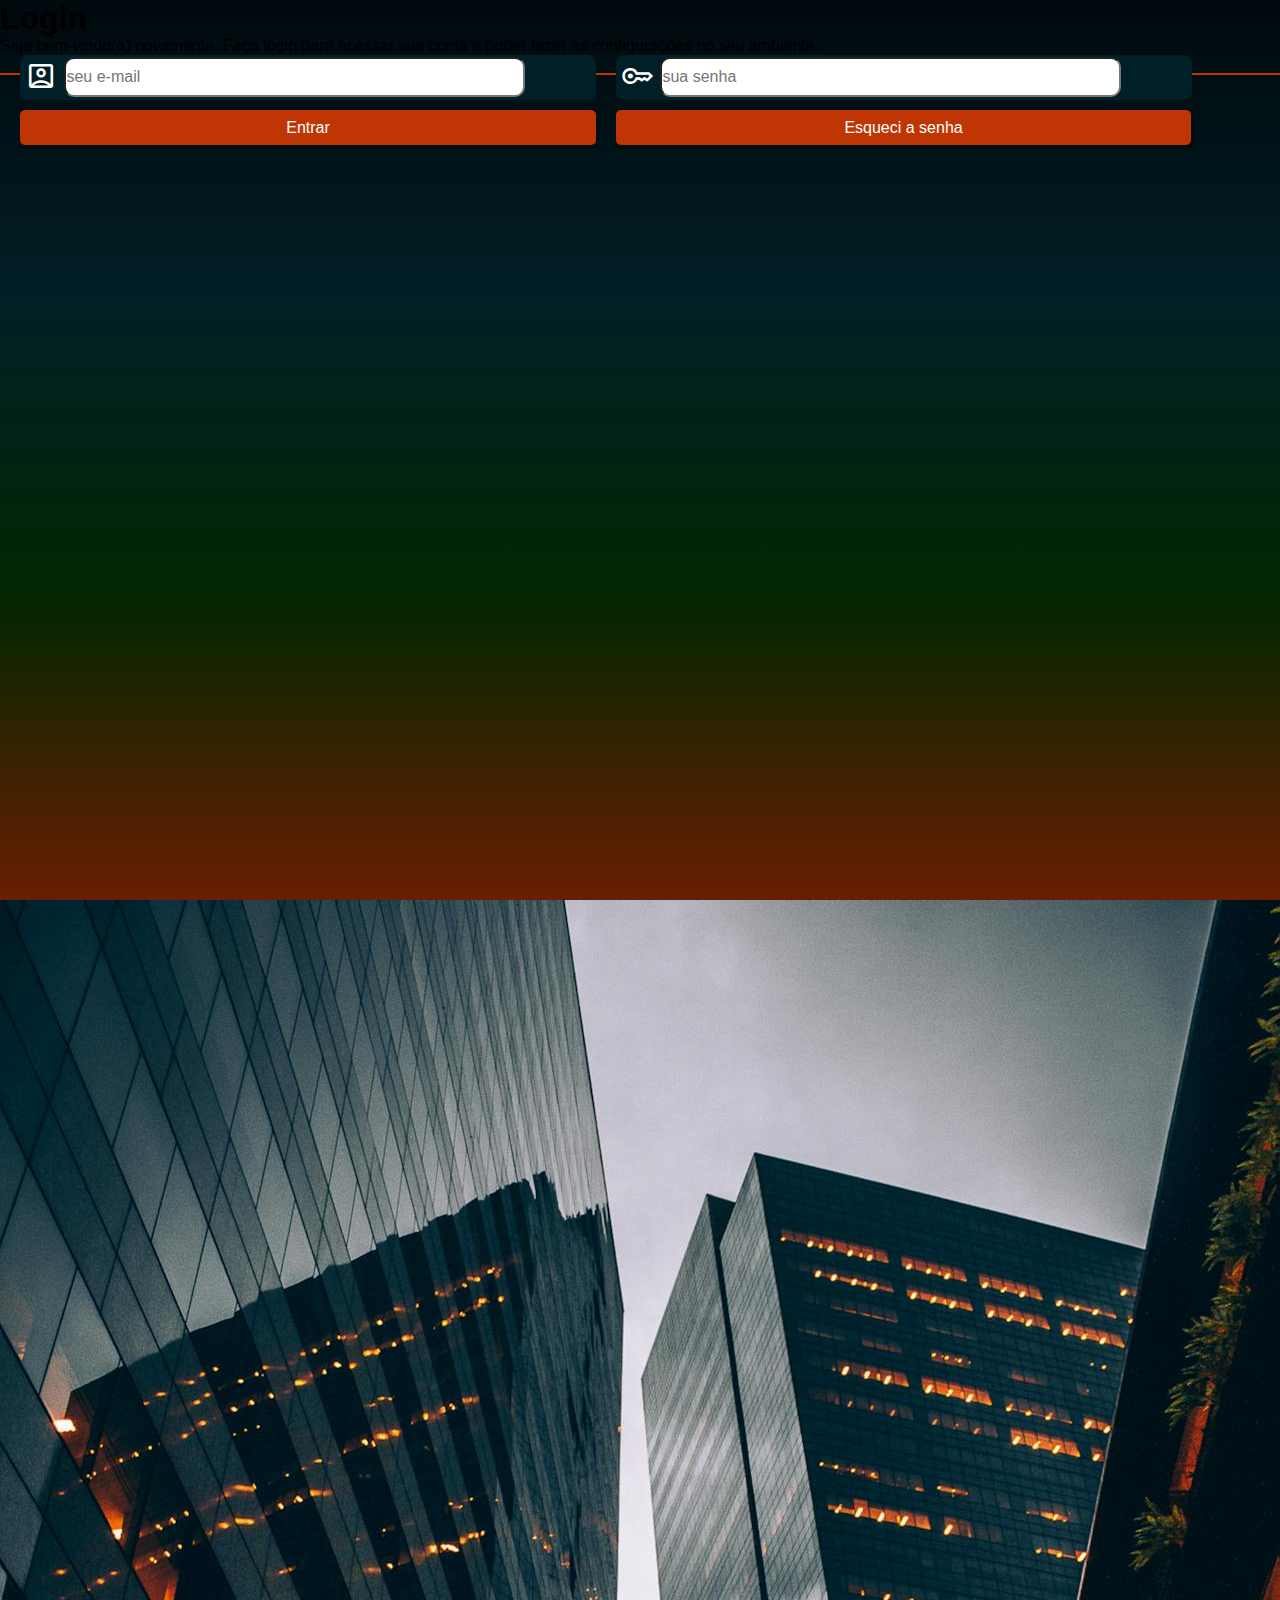
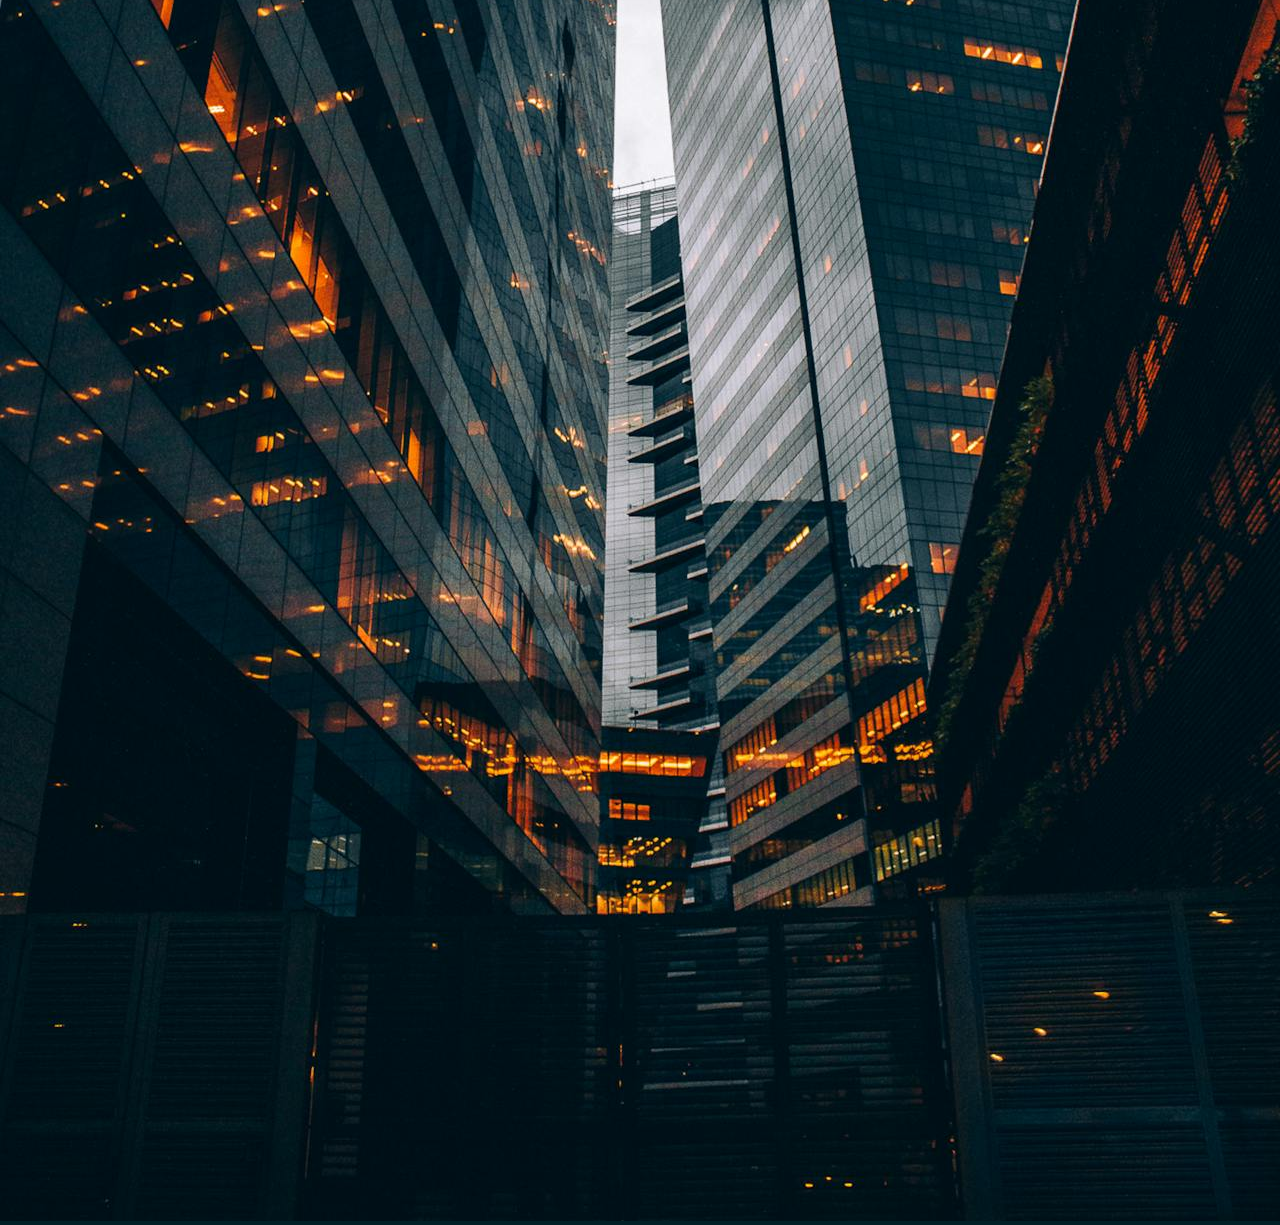
<file: index.html>
<!DOCTYPE html>
<html lang="pt-br">
<head>
    <meta charset="UTF-8">
    <meta name="viewport" content="width=device-width, initial-scale=1.0">
    <title>Login</title>
    <link rel="stylesheet" href="https://fonts.googleapis.com/css2?family=Material+Symbols+Outlined:opsz,wght,FILL,GRAD@20..48,100..700,0..1,-50..200&icon_names=account_box" />
    <link rel="stylesheet" href="https://fonts.googleapis.com/css2?family=Material+Symbols+Outlined:opsz,wght,FILL,GRAD@20..48,100..700,0..1,-50..200&icon_names=key" />
    <link rel="stylesheet" href="estilos/style.css">
    <link rel="stylesheet" href="estilos/media.css">
</head>
<body>
    <main id="quadrado">
        <h1>Login</h1>
        <p>Seja bem-vindo(a) novamente. Faça login para acessar sua conta e poder fazer as configurações no seu ambiente.</p>
        <form action="cadastro.php" method="POST">
            <div class="linha">
                <span class="material-symbols-outlined">account_box</span>
                <label for="iemail"></label>
                <input type="email" name="email" id="iemail" autocomplete="email" placeholder="seu e-mail" size="20">
            </div>
            <div class="linha">
                <span class="material-symbols-outlined">key</span>
                <label for="isen"></label>
                <input type="password" name="sen" id="isen" size="20" required minlength="8" maxlength="15" placeholder="sua senha" autocomplete="current-password" >
            </div>
            <div id="entrar">
                <input class="fim" type="submit" value="Entrar"><br>
            </div>
            <div id="esqueci">
                <input class="fim" type="submit" value="Esqueci a senha">
            </div>
        </form>
    </main>
    <div id="img">
        <img id="predio" src="imagens/predio.jpg" alt="predio">
    </div>
</body>
</html>
</file>
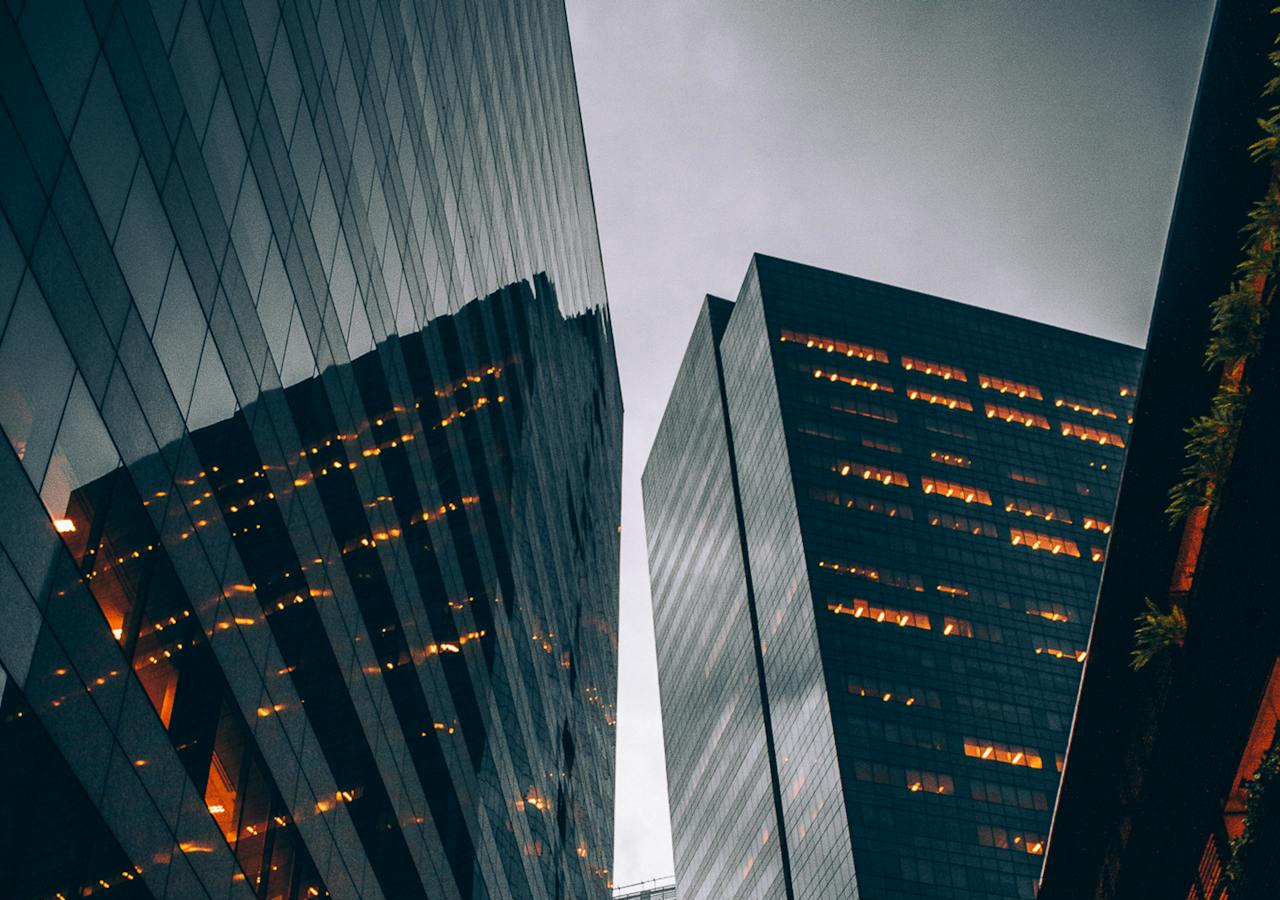
<file: predio.html>
<!DOCTYPE html>
<html lang="pt-br">
<head>
    <meta charset="UTF-8">
    <meta name="viewport" content="width=device-width, initial-scale=1.0">
    <title>Home</title>
    <style>
        * {
            margin: 0px;
            padding: 0px;
        }

        body {
            background-color: black;
            background: url('imagens/predio.jpg');
            background-position: top center;
            background-size: cover;
        }
    </style>
</head>
<body>
    
</body>
</html>
</file>
<file: estilos/style.css>
@charset "UTF-8";

/* Tabela de cores 
#00090D - mais escuro para baixo vai ficando mais claro 
#011F26
#022601
#BF3604 - cor laranja
*/

* {
    margin: 0px;
    padding: 0px;
    font-family: Arial, Helvetica, sans-serif;
    box-sizing: border-box; /* Ajuda do Guanabara */
}

body, html {
    background-color: #011F26;
    height: 100vh;
    width: 100vw;
}

main {
    position: relative;
    height: 100vh;
    width: 100vw;
}

section#quadrado {
    position: absolute;
    background-color: white;
    top: 50%;
    left: 50%;
    width: 250px;
    height: 550px;
    box-shadow: 1px 1px 8px rgba(0, 0, 0, 0.411);
    border-radius: 15px;
    transform: translate(-50%, -50%);
}

section#quadrado > div#img {
    display: block;
    background: #00090D url(../imagens/predio.jpg);
    background-repeat: no-repeat;
    height: 200px;
    background-size: cover;
}

div#cabeca h1 {
    display: block;
    background-color: white;
    font-family: Verdana, Geneva, Tahoma, sans-serif;
    text-align: center;
    padding: 3px;
}

div#cabeca p {
    background-color: white;
    text-align: justify;
    font-size: 0.9em;
    padding: 10px;
    text-indent: 20px;
}

.material-symbols-outlined {
    font-size: 2em;
    color: white;
    width: 40px;
    padding: 5px;
}

div.linha {
    display: block;
    margin: auto;
    margin-bottom: 10px;
    width: 95%;
    height: 45px;
    border: none;
    background-color: #011F26;
    color: black;
    border-radius: 8px;
}

di.linha > label {
    display:none;
}

#iemail {
    background-color: white;
    color: black;
    width: 80%;
    height: 40px;
    transform: translateY(-10px); /* Ajuda do Guanabara */
    border-radius: 10px;
    font-size: 1em;
}

#isen {
    background-color: white;
    color: black;
    width: 80%;
    height: 40px;
    transform: translateY(-10px); /* Ajuda do Guanabara */
    border-radius: 10px;
    font-size: 1em;
}

input[type=submit] { /* Ajuda do Guanabara */
    display: block;
    font-size: 1em;
    margin: auto;
    background-color: #BF3604;
    color: white;
    width: 80%;
    height: 35px;
    border-radius: 5px;
    box-shadow: 3px 3px 8px rgba(0, 0, 0, 0.411);
    border: none;
}

input[type=submit]:hover {
    text-decoration: underline;
    cursor: pointer;
    color: black;
}

#esqueci {
    background-color: #bf3604b0;
    border: 1px solid #BF3604;
}
</file>
<file: estilos/media.css>
@charset "UTF-8";

@media screen and (min-width: 768px) and (max-width: 995px){ /* TABLET */
    body {
        background-image: linear-gradient(to bottom, #00090D, #011F26, #022601);
    }

    section#quadrado {
        width: 80vw;
        height: 350px;
        border-radius: 10px;
    }

    section#quadrado > div#img {
        float: left; /* Ajuda do Guanabara */
        width: 30%;
        height: 100%;
        border-radius: 10px 0px 0px 10px;
    }

    section#quadrado > div#cabeca {
        float: right; 
        width: 70%;
        margin-bottom: 30px;
    }

    form > div.linha {
        float: right; 
        width: 65%;
        margin: center;
        margin-right: 15px;
    }

    input[type=submit] {
        float: right; 
        width: 65%;
        margin: center;
        margin: 0px 15px 10px 0px;
    }
}

@media screen and (min-width: 996px){
    body {
        background-image: linear-gradient(to bottom, #00090D, #011F26, #022601, #691e02);
    }

    section#quadrado {
        width: 950px;
        height: 380px;
    }

    section#quadrado > div#img {
        float: right;
        width: 50%;
        height: 100%;
        border-radius: 0px 10px 10px 0px;
    }

    section#quadrado > div#cabeca {
        float: left;
        width: 50%;
        margin-bottom: 30px;
    }

    form > div.linha {
        float: left;
        width: 45%;
        margin: center;
        margin-left: 20px;
    }

    input[type=submit] {
        float: left;
        width: 45%;
        margin: center;
        margin: 0px 0px 10px 20px;
    }
}
</file>
